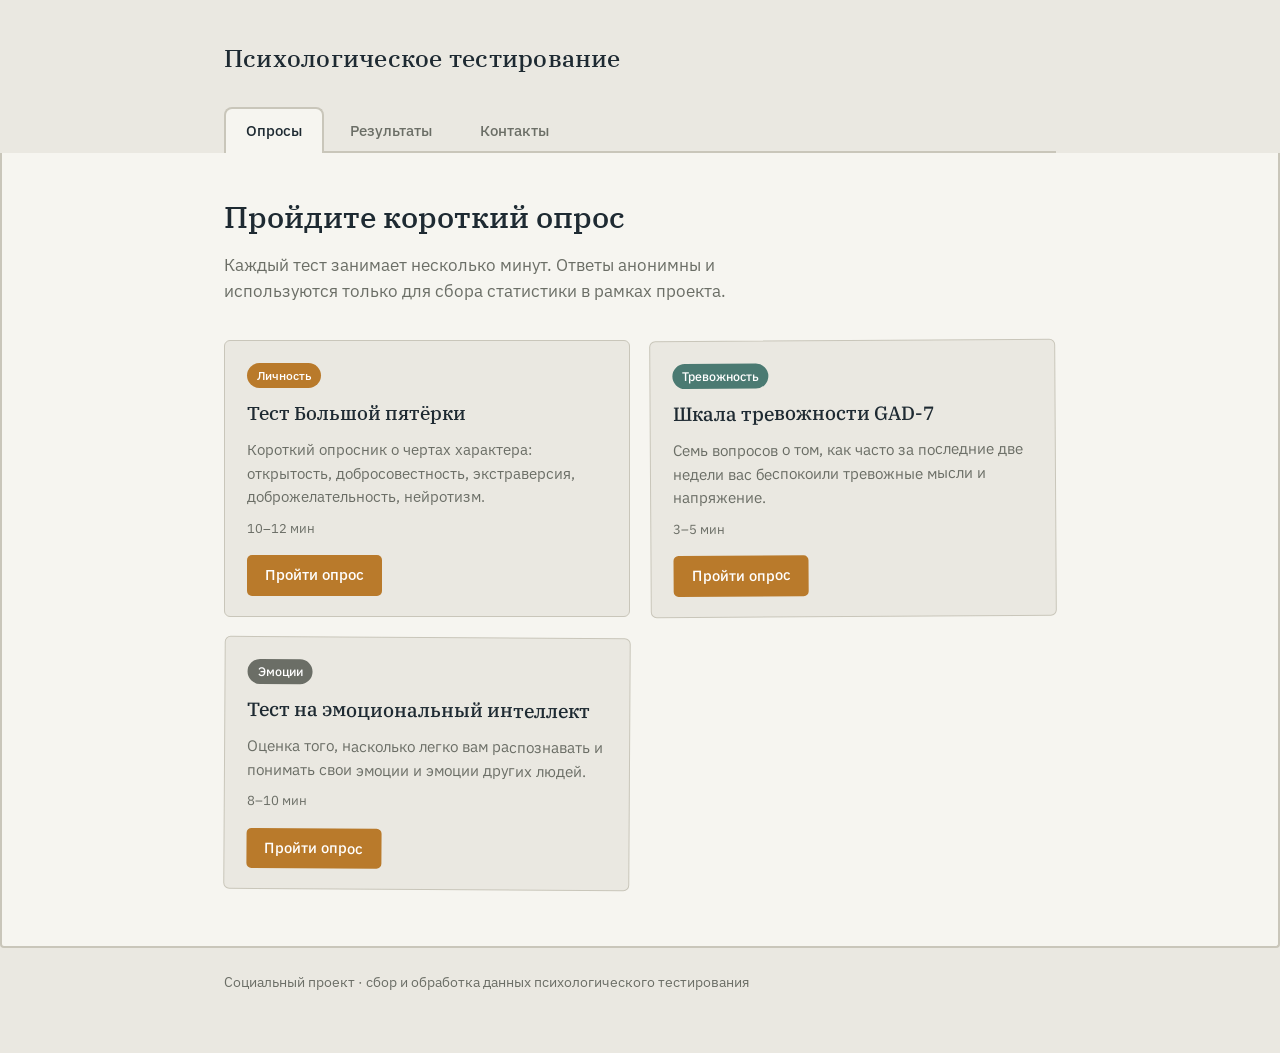
<file: index.html>
<!DOCTYPE html>
<html lang="ru">
<head>
<meta charset="UTF-8">
<meta name="viewport" content="width=device-width, initial-scale=1.0">
<title>Опросы — Психологическое тестирование</title>
<link rel="preconnect" href="https://fonts.googleapis.com">
<link href="https://fonts.googleapis.com/css2?family=IBM+Plex+Serif:wght@500;600&family=IBM+Plex+Sans:wght@400;500&display=swap" rel="stylesheet">
<link rel="stylesheet" href="css/style.css">
</head>
<body>

<header class="site-header">
  <div class="wrap">
    <div class="site-title"><a href="index.html">Психологическое тестирование</a></div>
    <nav class="tabs">
      <a href="index.html" class="active">Опросы</a>
      <a href="results.html">Результаты</a>
      <a href="contacts.html">Контакты</a>
    </nav>
  </div>
</header>

<main>
  <div class="wrap">
    <h1>Пройдите короткий опрос</h1>
    <p class="lede">Каждый тест занимает несколько минут. Ответы анонимны и используются только для сбора статистики в рамках проекта.</p>

    <div class="survey-grid" id="survey-list">
      <!-- Карточки опросов подставляются через js/main.js -->
    </div>
  </div>
</main>

<footer>Социальный проект · сбор и обработка данных психологического тестирования</footer>

<script src="js/main.js"></script>
</body>
</html>
</file>
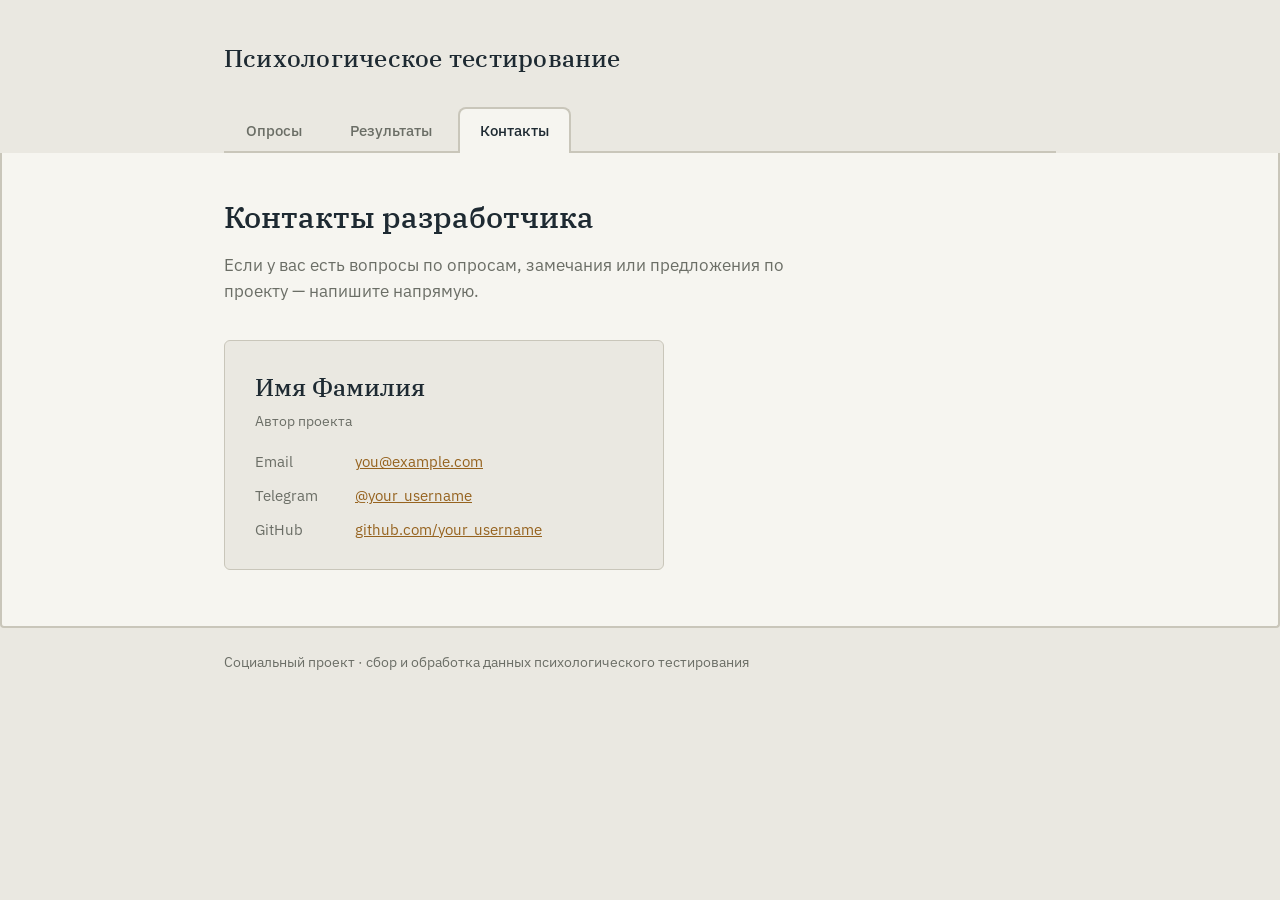
<file: contacts.html>
<!DOCTYPE html>
<html lang="ru">
<head>
<meta charset="UTF-8">
<meta name="viewport" content="width=device-width, initial-scale=1.0">
<title>Контакты — Психологическое тестирование</title>
<link rel="preconnect" href="https://fonts.googleapis.com">
<link href="https://fonts.googleapis.com/css2?family=IBM+Plex+Serif:wght@500;600&family=IBM+Plex+Sans:wght@400;500&display=swap" rel="stylesheet">
<link rel="stylesheet" href="css/style.css">
</head>
<body>

<header class="site-header">
  <div class="wrap">
    <div class="site-title"><a href="index.html">Психологическое тестирование</a></div>
    <nav class="tabs">
      <a href="index.html">Опросы</a>
      <a href="results.html">Результаты</a>
      <a href="contacts.html" class="active">Контакты</a>
    </nav>
  </div>
</header>

<main>
  <div class="wrap">
    <h1>Контакты разработчика</h1>
    <p class="lede">Если у вас есть вопросы по опросам, замечания или предложения по проекту — напишите напрямую.</p>

    <div class="contact-card">
      <h2>Имя Фамилия</h2>
      <div class="role">Автор проекта</div>
      <ul class="contact-list">
        <li><span class="k">Email</span><a href="mailto:timur_shams1456@mail.ru">you@example.com</a></li>
        <li><span class="k">Telegram</span><a href="https://t.me/oneofthebestmemolog" target="_blank" rel="noopener">@your_username</a></li>
        <li><span class="k">GitHub</span><a href="https://github.com/timurshamspops-create" target="_blank" rel="noopener">github.com/your_username</a></li>
      </ul>
    </div>
  </div>
</main>

<footer>Социальный проект · сбор и обработка данных психологического тестирования</footer>

</body>
</html>
</file>
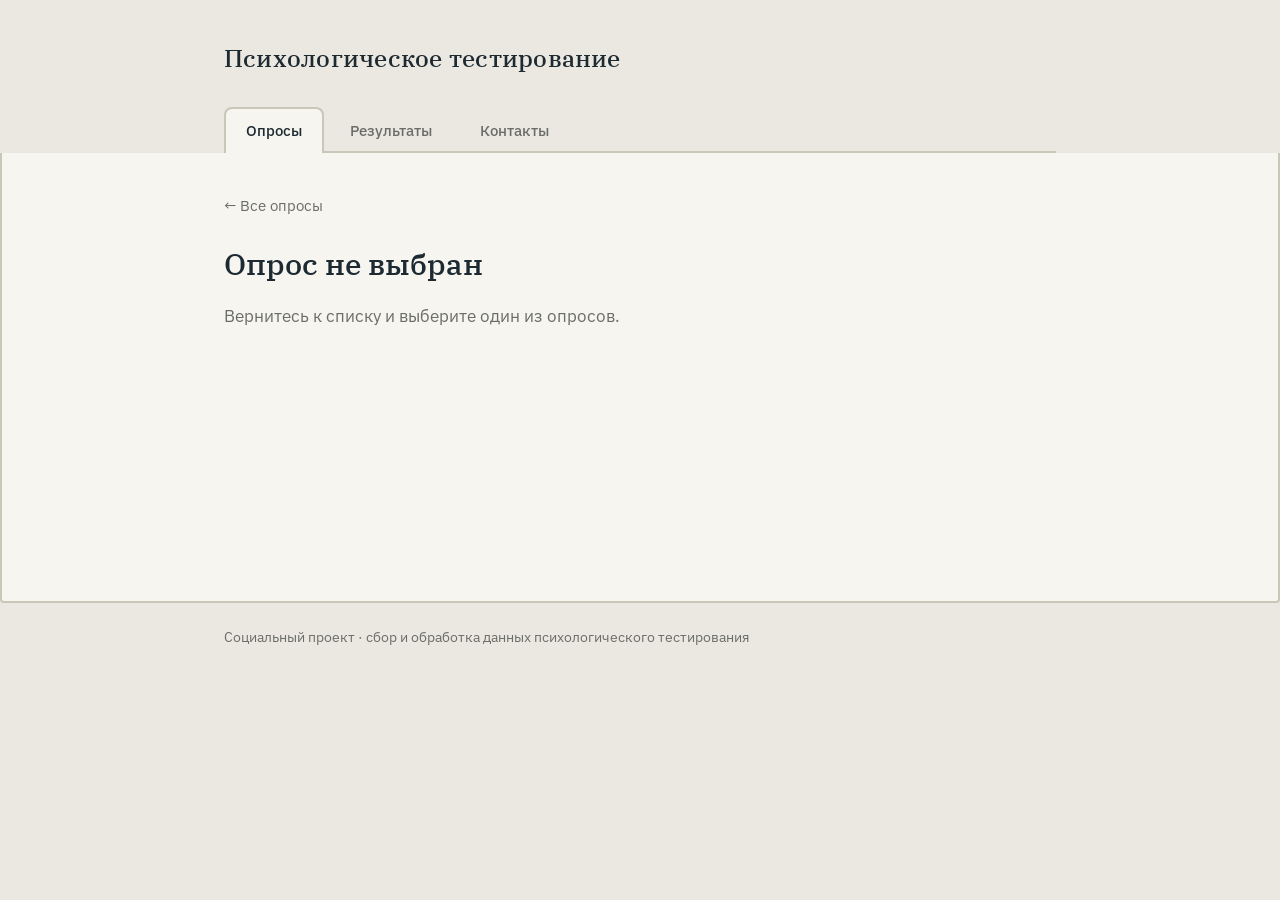
<file: survey.html>
<!DOCTYPE html>
<html lang="ru">
<head>
<meta charset="UTF-8">
<meta name="viewport" content="width=device-width, initial-scale=1.0">
<title>Опрос — Психологическое тестирование</title>
<link rel="preconnect" href="https://fonts.googleapis.com">
<link href="https://fonts.googleapis.com/css2?family=IBM+Plex+Serif:wght@500;600&family=IBM+Plex+Sans:wght@400;500&display=swap" rel="stylesheet">
<link rel="stylesheet" href="css/style.css">
</head>
<body>

<header class="site-header">
  <div class="wrap">
    <div class="site-title"><a href="index.html">Психологическое тестирование</a></div>
    <nav class="tabs">
      <a href="index.html" class="active">Опросы</a>
      <a href="results.html">Результаты</a>
      <a href="contacts.html">Контакты</a>
    </nav>
  </div>
</header>

<main>
  <div class="wrap" id="survey-content">
    <a href="index.html" class="back-link">← Все опросы</a>
    <h1 id="survey-title">Загрузка…</h1>
    <div class="survey-meta-row" id="survey-meta"></div>
    <p class="lede" id="survey-description"></p>

    <div class="pinned-sheet" id="survey-embed-wrap" style="display:none;">
      <iframe id="survey-embed" title="Опрос" loading="lazy"></iframe>
    </div>
  </div>
</main>

<footer>Социальный проект · сбор и обработка данных психологического тестирования</footer>

<script src="js/main.js"></script>
<script src="js/survey.js"></script>
</body>
</html>
</file>
<file: css/style.css>
/* ============================================================
   Design tokens
   ============================================================ */
:root {
  --ink: #1e2a32;
  --paper: #eae8e1;
  --card: #f6f5f0;
  --line: #c9c6ba;
  --ochre: #b97a2b;
  --ochre-dark: #96631f;
  --teal: #4b7a72;
  --muted: #6b6e66;

  --font-display: "IBM Plex Serif", Georgia, serif;
  --font-body: "IBM Plex Sans", "Segoe UI", sans-serif;

  --content-width: 880px;
}

* { box-sizing: border-box; }

html {
  -webkit-text-size-adjust: 100%;
}

body {
  margin: 0;
  background: var(--paper);
  color: var(--ink);
  font-family: var(--font-body);
  font-size: 16px;
  line-height: 1.55;
}

a { color: var(--ochre-dark); }
a:hover { color: var(--ink); }

img, svg { max-width: 100%; }

.wrap {
  max-width: var(--content-width);
  margin: 0 auto;
  padding: 0 24px;
}

/* ============================================================
   Site header + folder-tab navigation
   ============================================================ */
.site-header {
  padding: 40px 0 0;
}

.site-title {
  font-family: var(--font-display);
  font-size: 1.5rem;
  font-weight: 500;
  margin: 0 0 28px;
  letter-spacing: 0.01em;
}

.site-title a { color: var(--ink); text-decoration: none; }

nav.tabs {
  display: flex;
  gap: 4px;
  border-bottom: 2px solid var(--line);
}

nav.tabs a {
  display: inline-block;
  padding: 10px 20px;
  font-family: var(--font-body);
  font-size: 0.95rem;
  font-weight: 500;
  text-decoration: none;
  color: var(--muted);
  background: transparent;
  border: 2px solid transparent;
  border-bottom: none;
  border-radius: 8px 8px 0 0;
  position: relative;
  top: 2px;
}

nav.tabs a:hover {
  color: var(--ink);
}

nav.tabs a.active {
  color: var(--ink);
  background: var(--card);
  border-color: var(--line);
  border-bottom-color: var(--card);
}

/* ============================================================
   Main content area (visually continues the active tab)
   ============================================================ */
main {
  background: var(--card);
  border: 2px solid var(--line);
  border-top: none;
  border-radius: 0 0 4px 4px;
  padding: 40px 0 56px;
  min-height: 50vh;
}

main .wrap > h1 {
  font-family: var(--font-display);
  font-size: 1.9rem;
  font-weight: 500;
  max-width: 34ch;
  margin: 0 0 12px;
}

main .wrap > p.lede {
  color: var(--muted);
  max-width: 58ch;
  margin: 0 0 36px;
  font-size: 1.05rem;
}

/* ============================================================
   Survey index cards
   ============================================================ */
.survey-grid {
  display: grid;
  grid-template-columns: repeat(2, 1fr);
  gap: 20px;
}

@media (max-width: 640px) {
  .survey-grid { grid-template-columns: 1fr; }
}

.survey-card {
  background: var(--paper);
  border: 1px solid var(--line);
  border-radius: 6px;
  padding: 22px 22px 20px;
  display: flex;
  flex-direction: column;
  gap: 10px;
}

.survey-card:nth-child(3n+2) { transform: rotate(-0.35deg); }
.survey-card:nth-child(3n+3) { transform: rotate(0.35deg); }

.survey-card .tag {
  align-self: flex-start;
  font-size: 0.78rem;
  font-weight: 500;
  padding: 3px 10px;
  border-radius: 20px;
  color: #fff;
  background: var(--teal);
}

.survey-card:nth-child(3n+1) .tag { background: var(--ochre); }
.survey-card:nth-child(3n+3) .tag { background: var(--muted); }

.survey-card h2 {
  font-family: var(--font-display);
  font-size: 1.2rem;
  font-weight: 500;
  margin: 0;
}

.survey-card p {
  color: var(--muted);
  font-size: 0.95rem;
  margin: 0;
  flex-grow: 1;
}

.survey-card .meta {
  font-size: 0.82rem;
  color: var(--muted);
}

.btn {
  display: inline-block;
  align-self: flex-start;
  margin-top: 6px;
  padding: 9px 18px;
  background: var(--ochre);
  color: #fff;
  text-decoration: none;
  border: none;
  border-radius: 5px;
  font-size: 0.92rem;
  font-weight: 500;
  cursor: pointer;
  font-family: var(--font-body);
}

.btn:hover { background: var(--ochre-dark); color: #fff; }

.btn.secondary {
  background: transparent;
  color: var(--ink);
  border: 1px solid var(--line);
}

.btn.secondary:hover { border-color: var(--ink); background: transparent; color: var(--ink); }

/* ============================================================
   Survey page (embedded form as a pinned sheet of paper)
   ============================================================ */
.back-link {
  display: inline-block;
  margin-bottom: 22px;
  font-size: 0.92rem;
  color: var(--muted);
  text-decoration: none;
}
.back-link:hover { color: var(--ink); }

.pinned-sheet {
  position: relative;
  background: var(--paper);
  border: 1px solid var(--line);
  border-radius: 4px;
  padding: 6px;
  margin-top: 24px;
}

.pinned-sheet::before {
  content: "";
  position: absolute;
  top: -7px;
  left: 28px;
  width: 12px;
  height: 12px;
  background: var(--ochre);
  border-radius: 50%;
  box-shadow: 0 1px 2px rgba(0,0,0,0.25);
}

.pinned-sheet iframe {
  width: 100%;
  height: 900px;
  border: none;
  background: #fff;
  display: block;
}

.survey-meta-row {
  display: flex;
  gap: 18px;
  color: var(--muted);
  font-size: 0.9rem;
  margin: -4px 0 8px;
}

/* ============================================================
   Results page
   ============================================================ */
.stat-row {
  display: grid;
  grid-template-columns: repeat(3, 1fr);
  gap: 18px;
  margin-bottom: 32px;
}

@media (max-width: 640px) {
  .stat-row { grid-template-columns: 1fr; }
}

.stat-card {
  border: 1px solid var(--line);
  border-radius: 6px;
  padding: 18px 20px;
  background: var(--paper);
}

.stat-card .num {
  font-family: var(--font-display);
  font-size: 2.1rem;
  color: var(--ochre-dark);
  line-height: 1;
}

.stat-card .label {
  color: var(--muted);
  font-size: 0.9rem;
  margin-top: 6px;
}

.chart-wrap {
  border: 1px solid var(--line);
  border-radius: 6px;
  padding: 24px;
  background: var(--paper);
}

.notice {
  border-left: 3px solid var(--ochre);
  padding: 10px 16px;
  background: var(--paper);
  color: var(--muted);
  font-size: 0.9rem;
  margin-bottom: 24px;
  border-radius: 0 4px 4px 0;
}

/* ============================================================
   Contacts page
   ============================================================ */
.contact-card {
  border: 1px solid var(--line);
  border-radius: 6px;
  padding: 28px 30px;
  background: var(--paper);
  max-width: 440px;
}

.contact-card h2 {
  font-family: var(--font-display);
  font-weight: 500;
  margin: 0 0 4px;
}

.contact-card .role {
  color: var(--muted);
  font-size: 0.9rem;
  margin-bottom: 18px;
}

.contact-list {
  list-style: none;
  padding: 0;
  margin: 0;
  display: flex;
  flex-direction: column;
  gap: 10px;
}

.contact-list li {
  display: flex;
  gap: 10px;
  font-size: 0.95rem;
}

.contact-list .k { color: var(--muted); min-width: 90px; }

/* ============================================================
   Footer
   ============================================================ */
footer {
  max-width: var(--content-width);
  margin: 24px auto 60px;
  padding: 0 24px;
  color: var(--muted);
  font-size: 0.85rem;
}

/* ============================================================
   Accessibility
   ============================================================ */
a:focus-visible,
button:focus-visible,
.btn:focus-visible {
  outline: 2px solid var(--ochre-dark);
  outline-offset: 2px;
}

@media (prefers-reduced-motion: reduce) {
  * { transition: none !important; animation: none !important; }
}
</file>
